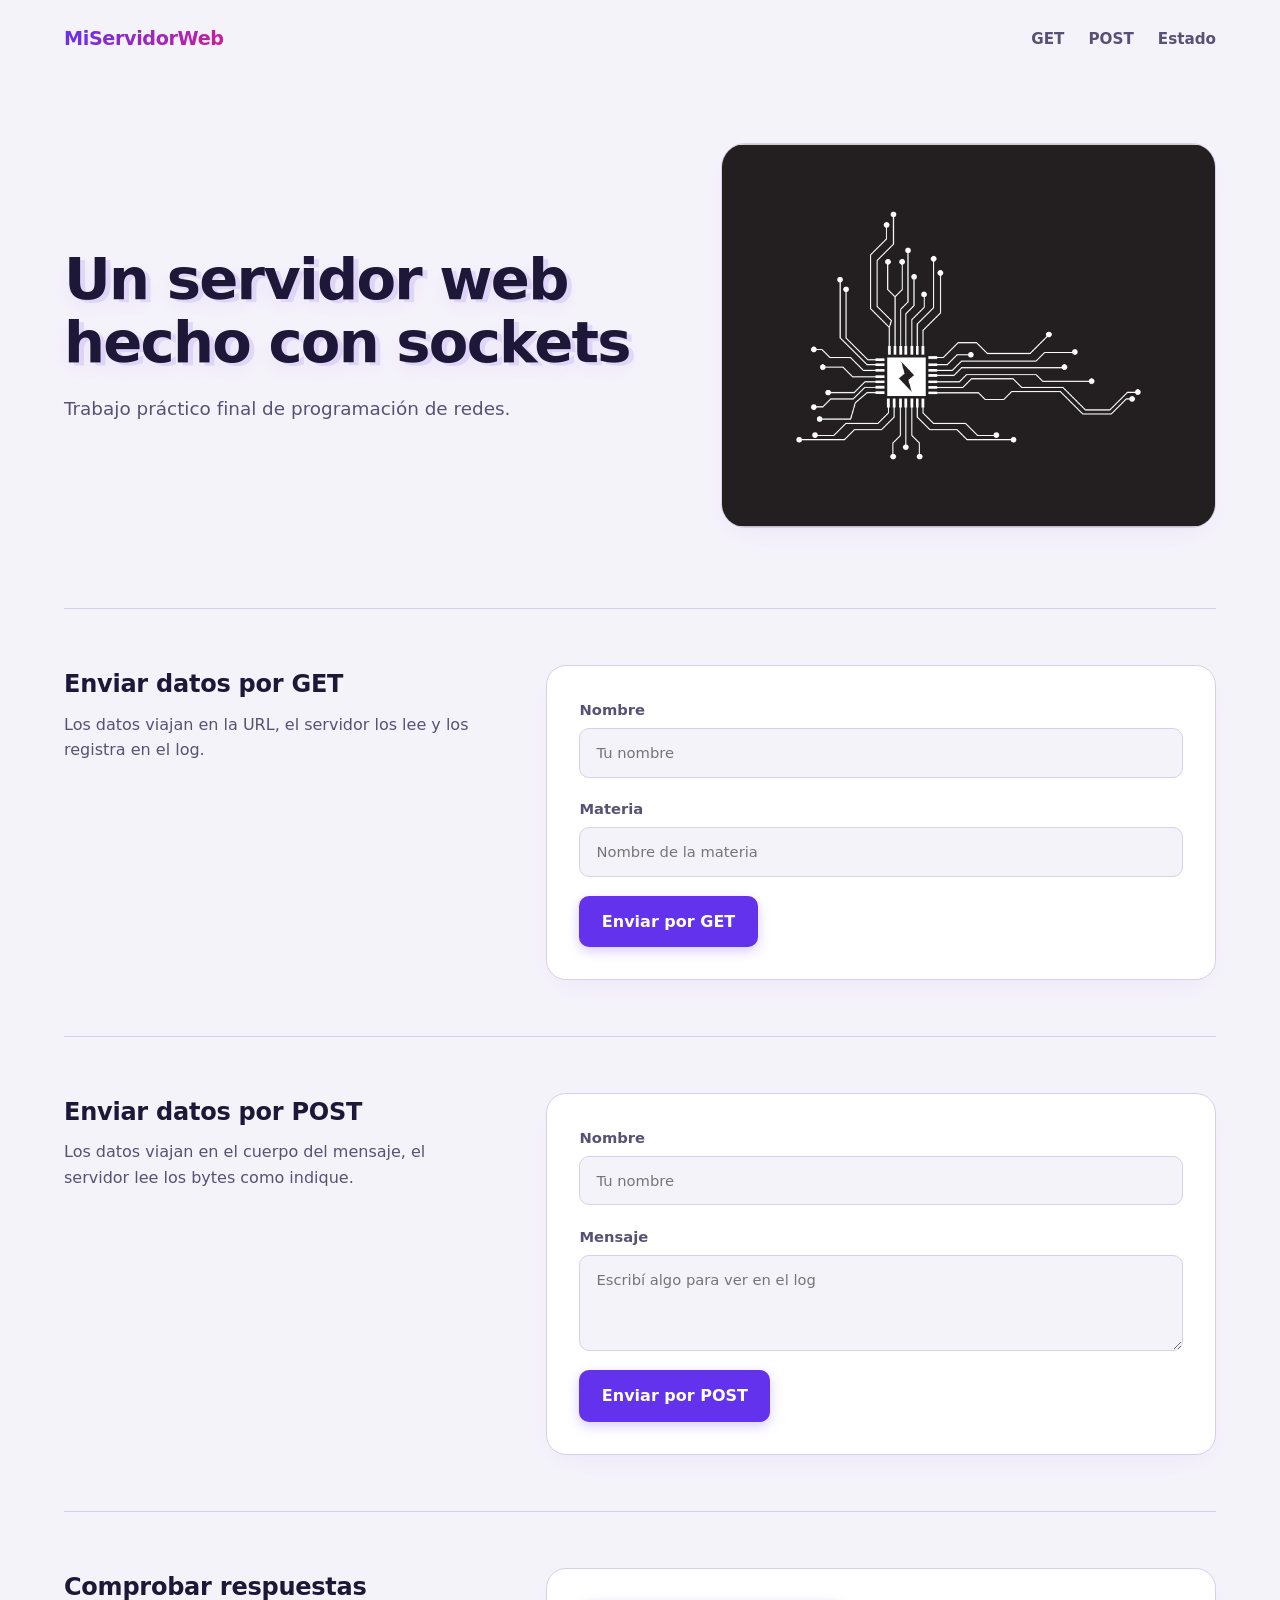
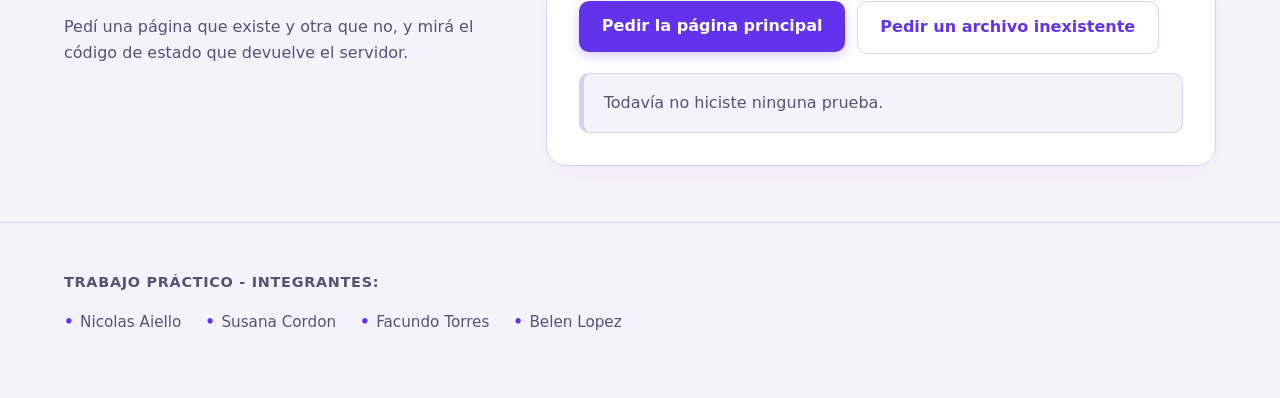
<file: MiServidorWeb/wwwroot/index.html>
<!DOCTYPE html>
<html lang="es">
<head>
    <meta charset="UTF-8">
    <meta name="viewport" content="width=device-width, initial-scale=1.0">
    <title>MiServidorWeb</title>
    <link rel="stylesheet" href="styles.css">
</head>
<body>
    <header class="top">
        <span class="brand">MiServidorWeb</span>
        <nav>
            <a href="#get">GET</a>
            <a href="#post">POST</a>
            <a href="#estado">Estado</a>
        </nav>
    </header>

    <main>
        <section class="hero">
            <div class="hero-text">
                <h1>Un servidor web hecho con sockets</h1>
                <p>Trabajo práctico final de programación de redes.</p>
            </div>
            <div class="logo">
                <img src="imagen.jpg" alt="Logo del proyecto.">
            </div>
        </section>

        <section id="get" class="row">
            <div class="row-text">
                <h2>Enviar datos por GET</h2>
                <p>Los datos viajan en la URL, el servidor los lee y los registra en el log.</p>
            </div>
            <form id="form-get" class="row-form" action="/" method="get">
                <label>Nombre
                    <input type="text" name="nombre" placeholder="Tu nombre" required>
                </label>
                <label>Materia
                    <input type="text" name="materia" placeholder="Nombre de la materia" required>
                </label>
                <button type="submit">Enviar por GET</button>
            </form>
        </section>

        <section id="post" class="row">
            <div class="row-text">
                <h2>Enviar datos por POST</h2>
                <p>Los datos viajan en el cuerpo del mensaje, el servidor lee los bytes como indique.</p>
            </div>
            <form id="form-post" class="row-form" action="/" method="post">
                <label>Nombre
                    <input type="text" name="nombre" placeholder="Tu nombre" required>
                </label>
                <label>Mensaje
                    <textarea name="mensaje" rows="3" placeholder="Escribí algo para ver en el log"></textarea>
                </label>
                <button type="submit">Enviar por POST</button>
            </form>
        </section>

        <section id="estado" class="row">
            <div class="row-text">
                <h2>Comprobar respuestas</h2>
                <p>Pedí una página que existe y otra que no, y mirá el código de estado que devuelve el servidor.</p>
            </div>
            <div class="row-form">
                <div class="actions">
                    <button type="button" data-ruta="/">Pedir la página principal</button>
                    <button type="button" class="secondary" data-ruta="/no-existe.html" data-abrir-tras="3000">Pedir un archivo inexistente</button>
                </div>
                <p id="resultado" role="status" aria-live="polite">Todavía no hiciste ninguna prueba.</p>
            </div>
        </section>
    </main>

<footer>
        <p>Trabajo práctico - integrantes:</p>
        <ul class="integrantes">
            <li>Nicolas Aiello</li>
            <li>Susana Cordon</li>
            <li>Facundo Torres</li>
            <li>Belen Lopez</li>
        </ul>
    </footer>

    <dialog id="aviso" aria-labelledby="aviso-titulo">
        <h3 id="aviso-titulo"></h3>
        <p id="aviso-detalle"></p>
        <form method="dialog">
            <button type="submit">Aceptar</button>
        </form>
    </dialog>

    <script src="script.js"></script>

</body>
</html>
</file>
<file: MiServidorWeb/wwwroot/styles.css>
:root {
    --fondo: #f5f3fa;
    --superficie: #ffffff;
    --texto: #1e1838;
    --suave: #585175;
    --linea: #d8cfea;
    --violeta: #6332ec;
    --violeta-oscuro: #4c20b8;
    --magenta: #d11d94;
    --ok: #15803d;
    --error: #b91c1c;
    --sombra-suave: 0 10px 30px -10px rgba(99, 50, 236, 0.08);
    --sombra-hover: 0 15px 35px -8px rgba(99, 50, 236, 0.15);
}

*, *::before, *::after { 
    box-sizing: border-box; 
}

body {
    margin: 0;
    background: var(--fondo);
    color: var(--texto);
    font-family: system-ui, -apple-system, "Segoe UI", Roboto, "Helvetica Neue", Arial, sans-serif;
    line-height: 1.6;
}

a { 
    color: var(--violeta); 
    text-decoration: none;
    transition: color 0.2s ease;
}

code {
    background: #ece4fd;
    padding: 0.1em 0.4em;
    border-radius: 4px;
    font-size: 0.92em;
    color: var(--violeta-oscuro);
}

.top, main, footer {
    max-width: 1300px;
    margin: 0 auto;
    padding-left: 5vw;
    padding-right: 5vw;
}

.top {
    display: flex;
    justify-content: space-between;
    align-items: center;
    padding-top: 1.5rem;
    padding-bottom: 1.5rem;
}

.brand { 
    font-weight: 800; 
    font-size: 1.2rem;
    letter-spacing: -0.02em; 
    background: linear-gradient(135deg, var(--violeta), var(--magenta));
    -webkit-background-clip: text;
    -webkit-text-fill-color: transparent;
}

.top nav { 
    display: flex; 
    gap: 1.5rem; 
}

.top nav a { 
    color: var(--suave); 
    font-weight: 600;
    font-size: 0.95rem;
    position: relative;
}

.top nav a::after {
    content: '';
    position: absolute;
    width: 0;
    height: 2px;
    bottom: -4px;
    left: 0;
    background-color: var(--violeta);
    transition: width 0.2s ease;
}

.top nav a:hover::after {
    width: 100%;
}

.top nav a:hover { 
    color: var(--violeta); 
}

.hero {
    display: grid;
    grid-template-columns: 1.2fr 1fr;
    gap: 4rem;
    align-items: center;
    padding: 4rem 0 5rem;
}

h1 {
    font-size: clamp(2.5rem, 4.5vw, 3.8rem);
    line-height: 1.1;
    letter-spacing: -0.03em;
    margin: 0 0 1.2rem;
    color: var(--texto);
    text-shadow: 5px 3px 0px rgba(99, 50, 236, 0.12), 
                 0px 8px 20px rgba(99, 50, 236, 0.08);
}

.hero-text p { 
    color: var(--suave); 
    font-size: 1.15rem; 
    max-width: 52ch; 
    margin: 0; 
}

.logo {
    aspect-ratio: 1 / 0.78;
    overflow: hidden;
    border-radius: 24px;
    background: #fff;
    border: 1px solid var(--linea);
    box-shadow: var(--sombra-suave);
    transition: transform 0.3s ease, box-shadow 0.3s ease;
}

.logo:hover {
    transform: translateY(-4px);
    box-shadow: var(--sombra-hover);
}

.logo img {
    width: 100%;
    height: 100%;
    object-fit: cover;
    object-position: center 8%;
    display: block;
    margin: 0;
    max-width: none;
}

.row {
    display: grid;
    grid-template-columns: 1fr 1.6fr;
    gap: 4rem;
    padding: 3.5rem 0;
    border-top: 1px solid var(--linea);
}

h2 { 
    font-size: 1.5rem; 
    letter-spacing: -0.01em; 
    margin: 0 0 0.5rem; 
    color: var(--texto);
}

.row-text p { 
    color: var(--suave); 
    margin: 0; 
    max-width: 44ch; 
}

.row-form { 
    display: flex; 
    flex-direction: column; 
    gap: 1.2rem; 
    background: var(--superficie);
    padding: 2rem;
    border-radius: 20px;
    border: 1px solid var(--linea);
    box-shadow: var(--sombra-suave);
}

label { 
    display: flex; 
    flex-direction: column; 
    gap: 0.4rem; 
    font-weight: 600; 
    font-size: 0.92rem;
    color: var(--suave);
}

input, textarea {
    font: inherit;
    font-weight: 400;
    padding: 0.75rem 1rem;
    border: 1px solid var(--linea);
    border-radius: 10px;
    background: var(--fondo);
    color: var(--texto);
    transition: border-color 0.2s ease, background-color 0.2s ease, box-shadow 0.2s ease;
}

input:hover, textarea:hover {
    border-color: #bfaee8;
}

textarea { 
    resize: vertical; 
}

input:focus-visible, textarea:focus-visible, button:focus-visible, a:focus-visible {
    outline: none;
    border-color: var(--violeta);
    box-shadow: 0 0 0 3px rgba(99, 50, 236, 0.2);
}

button, .btn {
    font: inherit;
    font-weight: 600;
    background: var(--violeta);
    color: #fff;
    border: none;
    padding: 0.8rem 1.4rem;
    border-radius: 10px;
    cursor: pointer;
    text-decoration: none;
    display: inline-block;
    align-self: flex-start;
    box-shadow: 0 4px 12px rgba(99, 50, 236, 0.25);
    transition: background-color 0.2s ease, transform 0.15s ease, box-shadow 0.2s ease;
}

button:hover, .btn:hover { 
    background: var(--violeta-oscuro); 
    transform: translateY(-2px);
    box-shadow: 0 6px 16px rgba(99, 50, 236, 0.35);
}

button:active {
    transform: translateY(0);
}

button.secondary { 
    background: transparent; 
    color: var(--violeta); 
    border: 1px solid var(--linea);
    box-shadow: none;
}

button.secondary:hover { 
    background: #f2eefa; 
    border-color: var(--violeta);
    box-shadow: none;
}

.actions { 
    display: flex; 
    flex-wrap: wrap; 
    gap: 0.75rem; 
}

#resultado {
    margin: 0;
    padding: 1rem 1.2rem;
    background: var(--fondo);
    border: 1px solid var(--linea);
    border-left-width: 5px;
    border-radius: 10px;
    color: var(--suave);
    font-weight: 500;
}

#resultado.ok { 
    border-left-color: var(--ok); 
    color: var(--ok); 
    background: #f0fdf4;
}

#resultado.error { 
    border-left-color: var(--error); 
    color: var(--error); 
    background: #fef2f2;
}

footer { 
    padding-top: 3rem; 
    padding-bottom: 4rem; 
    border-top: 1px solid var(--linea); 
    display: flex;
    flex-direction: column;
    gap: 0.5rem;
}

.integrantes {
    display: flex;
    flex-wrap: wrap;
    gap: 1.5rem;
    list-style: none;
    padding: 0;
    margin: 0.5rem 0 0 0;
}

.integrantes li {
    color: var(--suave);
    font-size: 0.95rem;
    font-weight: 500;
    display: flex;
    align-items: center;
    gap: 0.4rem;
}

.integrantes li::before {
    content: '•';
    color: var(--violeta);
    font-weight: bold;
}

footer p { 
    margin: 0; 
    color: var(--suave); 
    font-size: 0.9rem; 
    font-weight: 600;
    text-transform: uppercase;
    letter-spacing: 0.05em;
}

@media (max-width: 768px) {
    .hero, .row { 
        grid-template-columns: 1fr; 
        gap: 2rem; 
    }
    .hero { 
        padding: 2rem 0 3rem; 
    }
    .logo { 
        order: -1; 
    }
}

@media (prefers-reduced-motion: reduce) {
    *, *::before, *::after { 
        transition: none !important; 
        transform: none !important;
    }
}

dialog {
    border: 1px solid var(--linea);
    border-radius: 20px;
    padding: 2rem;
    width: min(90vw, 480px);
    background: var(--superficie);
    color: var(--texto);
    box-shadow: 0 20px 50px -10px rgba(99, 50, 236, 0.35);
}

dialog::backdrop {
    background: rgba(30, 24, 56, 0.45);
}

dialog h3 {
    margin: 0 0 0.75rem;
    font-size: 1.4rem;
    letter-spacing: -0.01em;
}

dialog p {
    margin: 0 0 1.5rem;
    color: var(--suave);
    white-space: pre-line;
    overflow-wrap: anywhere;
}

dialog.ok h3 { color: var(--ok); }
dialog.error h3 { color: var(--error); }

dialog form { display: block; }
</file>
